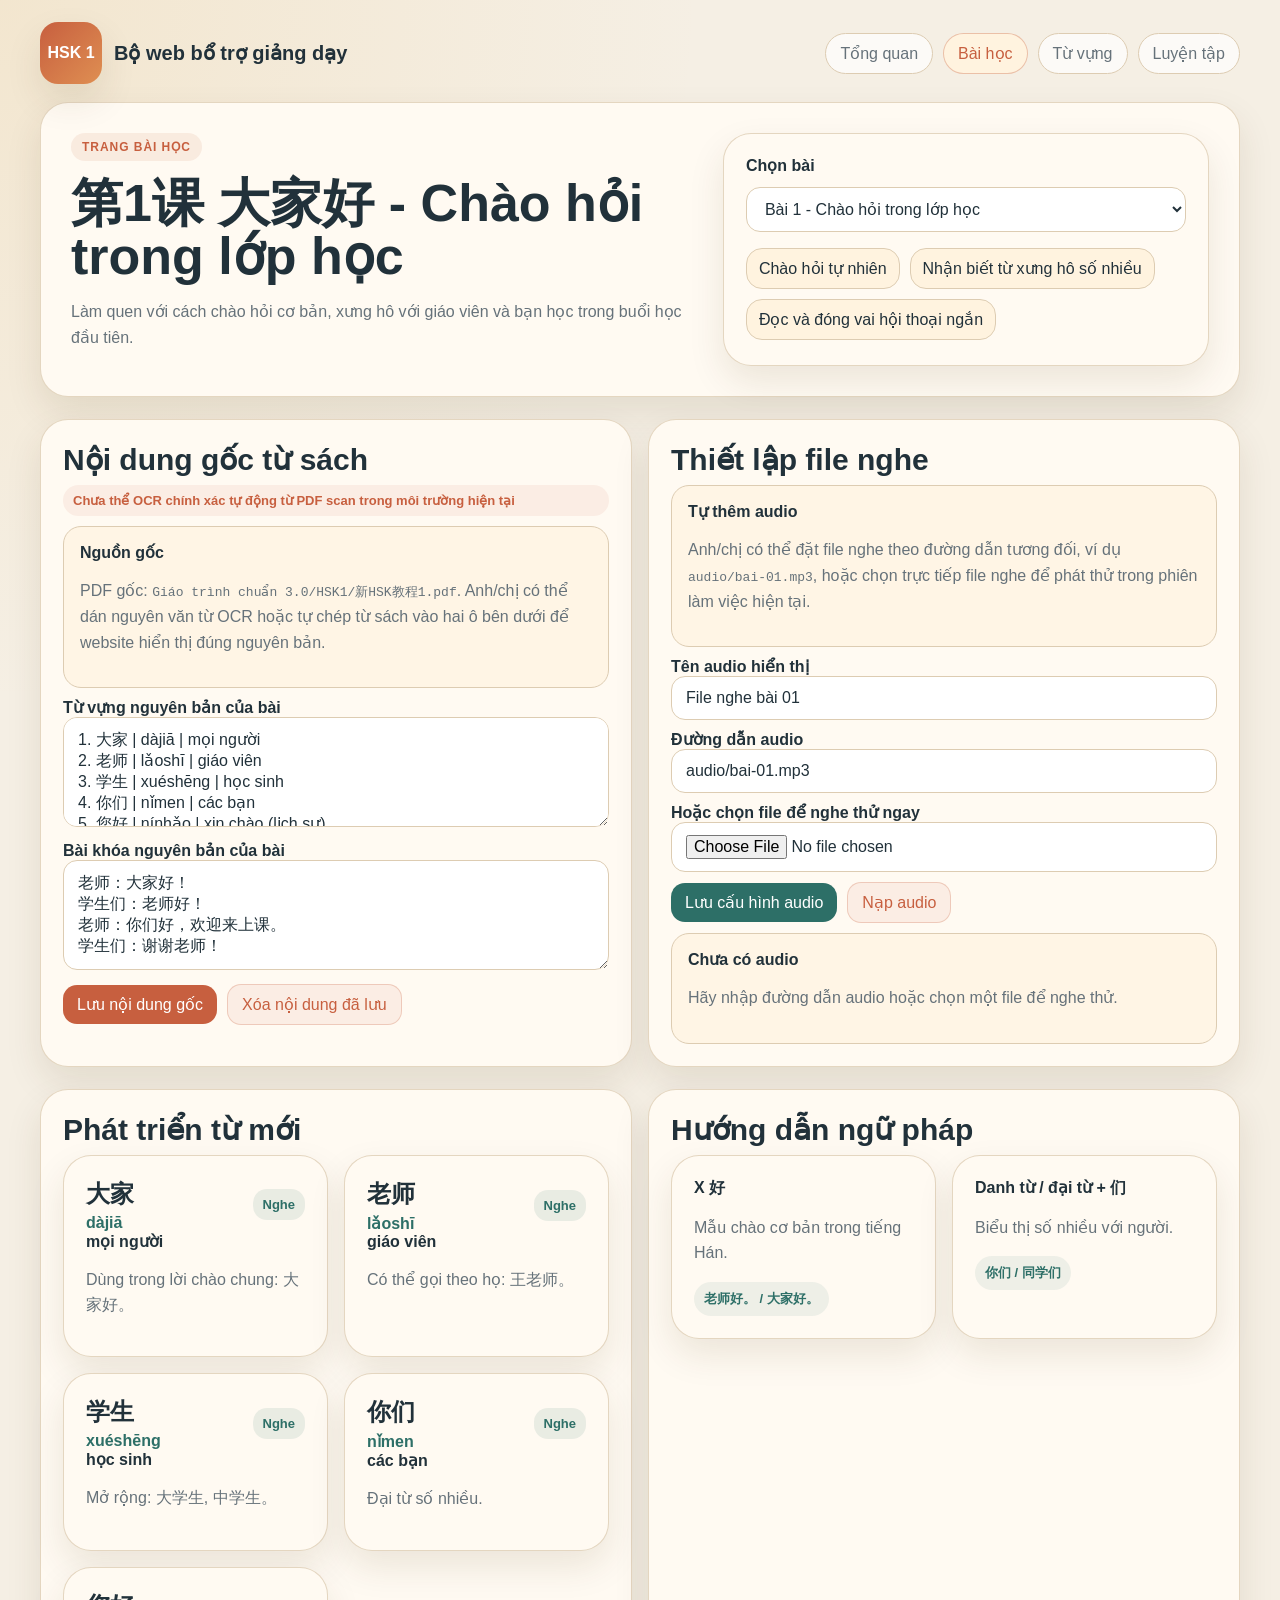
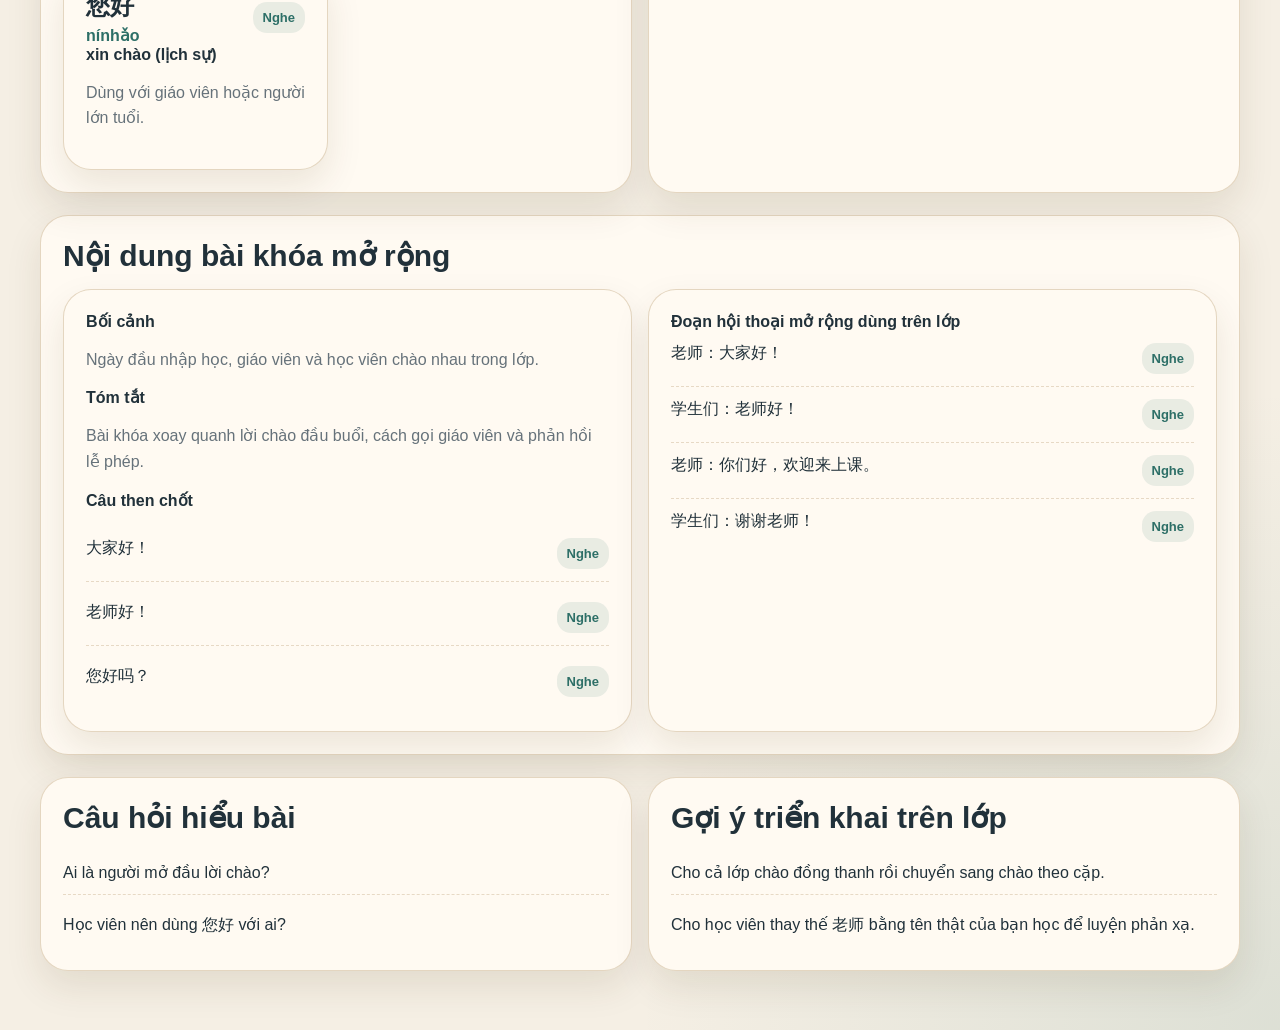
<file: bai-hoc.html>
<!DOCTYPE html>
<html lang="vi">
<head>
  <meta charset="UTF-8">
  <meta name="viewport" content="width=device-width, initial-scale=1.0">
  <title>HSK 1 - Bài học</title>
  <link rel="stylesheet" href="styles.css">
</head>
<body>
  <div class="page">
    <div id="nav"></div>
    <section class="hero">
      <div class="hero-grid">
        <div>
          <span class="eyebrow">Trang bài học</span>
          <h1 id="lessonTitle"></h1>
          <p class="lead" id="lessonSummary"></p>
        </div>
        <div class="panel sticky-top">
          <div class="toolbar">
            <label for="lessonSelect"><strong>Chọn bài</strong></label>
            <select id="lessonSelect"></select>
          </div>
          <ul class="pill-list" id="goalList"></ul>
        </div>
      </div>
    </section>

    <section class="section grid-2">
      <div class="panel">
        <h2>Nội dung gốc từ sách</h2>
        <div class="compact-grid">
          <div class="source-status">Chưa thể OCR chính xác tự động từ PDF scan trong môi trường hiện tại</div>
          <div class="source-box">
            <strong>Nguồn gốc</strong>
            <p class="muted">PDF gốc: <code>Giáo trình chuẩn 3.0/HSK1/新HSK教程1.pdf</code>. Anh/chị có thể dán nguyên văn từ OCR hoặc tự chép từ sách vào hai ô bên dưới để website hiển thị đúng nguyên bản.</p>
          </div>
          <div>
            <label for="originalVocab"><strong>Từ vựng nguyên bản của bài</strong></label>
            <textarea id="originalVocab" placeholder="Dán đầy đủ danh sách từ vựng nguyên bản từ sách/PDF vào đây..."></textarea>
          </div>
          <div>
            <label for="originalText"><strong>Bài khóa nguyên bản của bài</strong></label>
            <textarea id="originalText" placeholder="Dán nguyên văn bài khóa từ sách/PDF vào đây..."></textarea>
          </div>
          <div class="source-actions">
            <button class="button" id="saveOriginal">Lưu nội dung gốc</button>
            <button class="button ghost" id="resetOriginal">Xóa nội dung đã lưu</button>
            <span class="muted" id="originalSavedHint"></span>
          </div>
        </div>
      </div>
      <div class="panel">
        <h2>Thiết lập file nghe</h2>
        <div class="compact-grid">
          <div class="source-box">
            <strong>Tự thêm audio</strong>
            <p class="muted">Anh/chị có thể đặt file nghe theo đường dẫn tương đối, ví dụ <code>audio/bai-01.mp3</code>, hoặc chọn trực tiếp file nghe để phát thử trong phiên làm việc hiện tại.</p>
          </div>
          <div>
            <label for="audioTitle"><strong>Tên audio hiển thị</strong></label>
            <input id="audioTitle" placeholder="Ví dụ: File nghe bài 01">
          </div>
          <div>
            <label for="audioPath"><strong>Đường dẫn audio</strong></label>
            <input id="audioPath" placeholder="Ví dụ: audio/bai-01.mp3 hoặc file:///.../bai-01.mp3">
          </div>
          <div>
            <label for="audioFile"><strong>Hoặc chọn file để nghe thử ngay</strong></label>
            <input id="audioFile" type="file" accept="audio/*">
          </div>
          <div class="audio-actions">
            <button class="button secondary" id="saveAudio">Lưu cấu hình audio</button>
            <button class="button ghost" id="loadAudio">Nạp audio</button>
          </div>
          <div id="audioPanel"></div>
        </div>
      </div>
    </section>

    <section class="section grid-2">
      <div class="panel">
        <h2>Phát triển từ mới</h2>
        <div class="cards" id="vocabGrid"></div>
      </div>
      <div class="panel">
        <h2>Hướng dẫn ngữ pháp</h2>
        <div class="cards" id="grammarGrid"></div>
      </div>
    </section>

    <section class="section panel">
      <h2>Nội dung bài khóa mở rộng</h2>
      <div class="grid-2" style="margin-top:16px">
        <div class="card">
          <strong>Bối cảnh</strong>
          <p class="muted" id="textScene"></p>
          <strong>Tóm tắt</strong>
          <p class="muted" id="textSummary"></p>
          <strong>Câu then chốt</strong>
          <ul class="line-list" id="keyLines"></ul>
        </div>
        <div class="card">
          <strong>Đoạn hội thoại mở rộng dùng trên lớp</strong>
          <div id="dialogueList"></div>
        </div>
      </div>
    </section>

    <section class="section grid-2">
      <div class="panel">
        <h2>Câu hỏi hiểu bài</h2>
        <ul class="line-list" id="questionList"></ul>
      </div>
      <div class="panel">
        <h2>Gợi ý triển khai trên lớp</h2>
        <ul class="line-list" id="teachingIdeas"></ul>
      </div>
    </section>
    <div class="footer-space"></div>
  </div>

  <script src="data.js"></script>
  <script src="common.js"></script>
  <script>
    const {
      buildNav,
      buildLessonOptions,
      getLesson,
      speakButton,
      bindSpeech,
      getStoredOriginal,
      saveStoredOriginal,
      resetStoredOriginal,
      getAudioConfig,
      saveAudioConfig
    } = window.HSK1_COMMON;
    document.getElementById("nav").innerHTML = buildNav("lesson");

    const params = new URLSearchParams(window.location.search);
    const lessonSelect = document.getElementById("lessonSelect");
    let lesson = getLesson(params.get("lesson") || 1);
    lessonSelect.innerHTML = buildLessonOptions(lesson.id);
    let temporaryAudioUrl = "";

    function fallbackVocabText() {
      return lesson.vocab.map((item, index) => `${index + 1}. ${item.hanzi} | ${item.pinyin} | ${item.meaning}`).join("\n");
    }

    function fallbackTextBlock() {
      return lesson.text.dialogue.join("\n");
    }

    function renderAudioPanel(source = "") {
      const saved = getAudioConfig(lesson.id);
      const path = source || temporaryAudioUrl || saved.path;
      const title = saved.title || `File nghe bài ${String(lesson.id).padStart(2, "0")}`;
      const panel = document.getElementById("audioPanel");
      panel.innerHTML = path ? `
        <div class="source-box">
          <strong>${title}</strong>
          <div class="muted">${path}</div>
          <audio class="audio-player" controls preload="none" src="${path}"></audio>
        </div>
      ` : `
        <div class="source-box">
          <strong>Chưa có audio</strong>
          <p class="muted">Hãy nhập đường dẫn audio hoặc chọn một file để nghe thử.</p>
        </div>
      `;
    }

    function render() {
      lesson = getLesson(lessonSelect.value);
      document.title = `HSK 1 - ${lesson.title}`;
      document.getElementById("lessonTitle").textContent = `${lesson.title} - ${lesson.subtitle}`;
      document.getElementById("lessonSummary").textContent = lesson.summary;
      document.getElementById("goalList").innerHTML = lesson.goals.map((goal) => `<li>${goal}</li>`).join("");
      const original = getStoredOriginal(lesson.id);
      const audio = getAudioConfig(lesson.id);
      document.getElementById("originalVocab").value = original.vocab || fallbackVocabText();
      document.getElementById("originalText").value = original.text || fallbackTextBlock();
      document.getElementById("audioTitle").value = audio.title || `File nghe bài ${String(lesson.id).padStart(2, "0")}`;
      document.getElementById("audioPath").value = audio.path || `audio/bai-${String(lesson.id).padStart(2, "0")}.mp3`;
      document.getElementById("originalSavedHint").textContent = "";
      temporaryAudioUrl = "";
      document.getElementById("audioFile").value = "";
      renderAudioPanel();

      document.getElementById("vocabGrid").innerHTML = lesson.vocab.map((item) => `
        <article class="card">
          <div class="exercise-title">
            <div>
              <div class="hanzi">${item.hanzi}</div>
              <div class="pinyin">${item.pinyin}</div>
            </div>
            ${speakButton(item.hanzi, true)}
          </div>
          <strong>${item.meaning}</strong>
          <p class="muted">${item.note}</p>
        </article>
      `).join("");

      document.getElementById("grammarGrid").innerHTML = lesson.grammar.map((item) => `
        <article class="card">
          <strong>${item.pattern}</strong>
          <p class="muted">${item.explanation}</p>
          <div class="badge">${item.examples.join(" / ")}</div>
        </article>
      `).join("");

      document.getElementById("textScene").textContent = lesson.text.scene;
      document.getElementById("textSummary").textContent = lesson.text.summary;
      document.getElementById("keyLines").innerHTML = lesson.text.keyLines.map((line) => `
        <li class="line">
          <span>${line}</span>
          ${speakButton(line, true)}
        </li>
      `).join("");
      document.getElementById("dialogueList").innerHTML = lesson.text.dialogue.map((line) => `
        <div class="line">
          <span>${line}</span>
          ${speakButton(line.replace(/^[A-ZＡ-Ｚa-z：]+/, "").trim(), true)}
        </div>
      `).join("");
      document.getElementById("questionList").innerHTML = lesson.text.questions.map((item) => `<li class="line"><span>${item}</span></li>`).join("");
      document.getElementById("teachingIdeas").innerHTML = lesson.text.teachingIdeas.map((item) => `<li class="line"><span>${item}</span></li>`).join("");

      const nextUrl = new URL(window.location.href);
      nextUrl.searchParams.set("lesson", lesson.id);
      window.history.replaceState({}, "", nextUrl);
      bindSpeech(document);
    }

    document.getElementById("saveOriginal").addEventListener("click", () => {
      saveStoredOriginal(lesson.id, {
        vocab: document.getElementById("originalVocab").value.trim(),
        text: document.getElementById("originalText").value.trim()
      });
      document.getElementById("originalSavedHint").textContent = "Đã lưu nội dung gốc cho bài này trên trình duyệt hiện tại.";
    });

    document.getElementById("resetOriginal").addEventListener("click", () => {
      resetStoredOriginal(lesson.id);
      document.getElementById("originalVocab").value = fallbackVocabText();
      document.getElementById("originalText").value = fallbackTextBlock();
      document.getElementById("originalSavedHint").textContent = "Đã xóa nội dung đã lưu, quay về bản hiển thị hiện tại của website.";
    });

    document.getElementById("saveAudio").addEventListener("click", () => {
      saveAudioConfig(lesson.id, {
        title: document.getElementById("audioTitle").value.trim(),
        path: document.getElementById("audioPath").value.trim()
      });
      renderAudioPanel();
    });

    document.getElementById("loadAudio").addEventListener("click", () => {
      renderAudioPanel(document.getElementById("audioPath").value.trim());
    });

    document.getElementById("audioFile").addEventListener("change", (event) => {
      const file = event.target.files[0];
      if (!file) return;
      temporaryAudioUrl = URL.createObjectURL(file);
      renderAudioPanel(temporaryAudioUrl);
    });

    lessonSelect.addEventListener("change", render);
    render();
  </script>
</body>
</html>
</file>
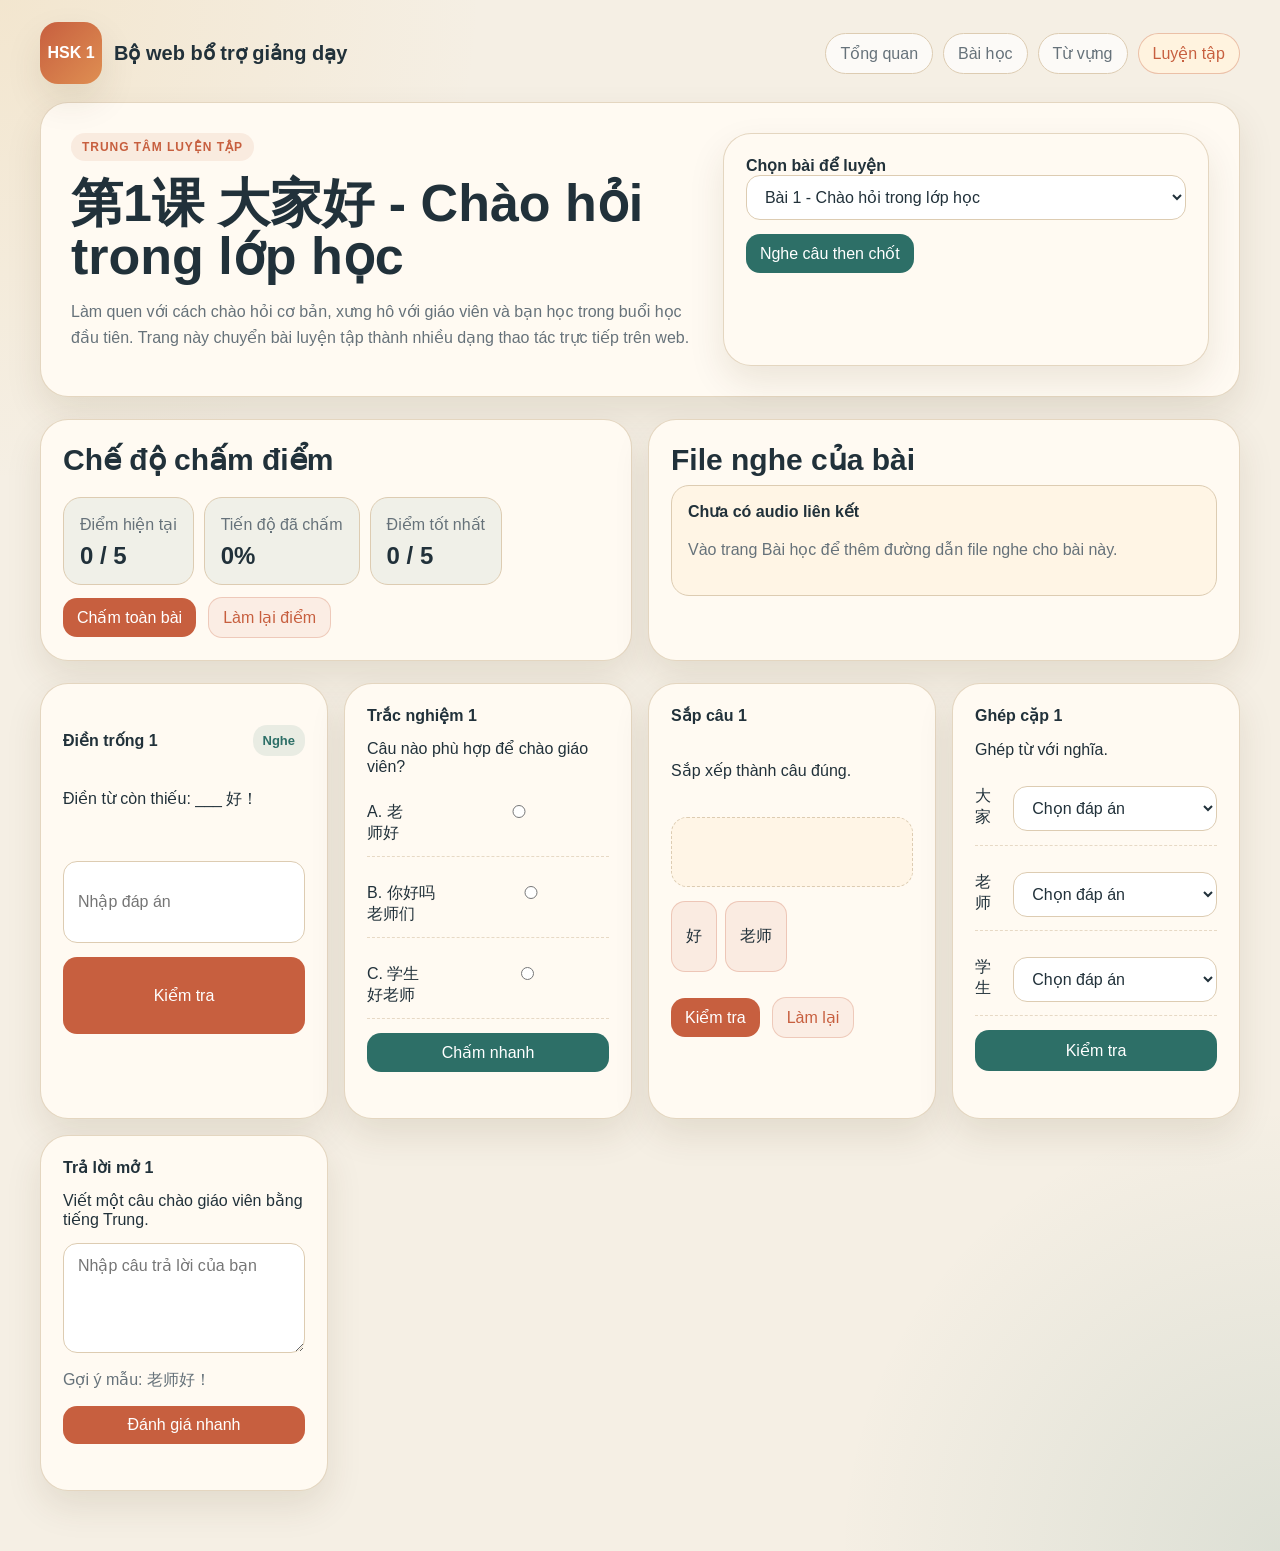
<file: luyen-tap.html>
<!DOCTYPE html>
<html lang="vi">
<head>
  <meta charset="UTF-8">
  <meta name="viewport" content="width=device-width, initial-scale=1.0">
  <title>HSK 1 - Luyện tập</title>
  <link rel="stylesheet" href="styles.css">
</head>
<body>
  <div class="page">
    <div id="nav"></div>
    <section class="hero">
      <div class="hero-grid">
        <div>
          <span class="eyebrow">Trung tâm luyện tập</span>
          <h1 id="practiceTitle"></h1>
          <p class="lead" id="practiceSummary"></p>
        </div>
        <div class="panel sticky-top">
          <label for="lessonSelect"><strong>Chọn bài để luyện</strong></label>
          <select id="lessonSelect"></select>
          <div class="toolbar" style="margin-top:14px">
            <button class="button secondary" id="playAll">Nghe câu then chốt</button>
          </div>
        </div>
      </div>
    </section>

    <section class="section grid-2">
      <div class="panel scoreboard">
        <h2>Chế độ chấm điểm</h2>
        <div class="score-strip">
          <div class="score-metric">
            <span class="muted">Điểm hiện tại</span>
            <strong id="scoreNow">0 / 0</strong>
          </div>
          <div class="score-metric">
            <span class="muted">Tiến độ đã chấm</span>
            <strong id="scoreProgress">0%</strong>
          </div>
          <div class="score-metric">
            <span class="muted">Điểm tốt nhất</span>
            <strong id="scoreBest">Chưa có</strong>
          </div>
        </div>
        <div class="toolbar">
          <button class="button" id="gradeAll">Chấm toàn bài</button>
          <button class="button ghost" id="resetScore">Làm lại điểm</button>
        </div>
      </div>
      <div class="panel">
        <h2>File nghe của bài</h2>
        <div id="practiceAudioPanel"></div>
      </div>
    </section>

    <section class="section cards" id="practiceRoot"></section>
    <div class="footer-space"></div>
  </div>

  <script src="data.js"></script>
  <script src="common.js"></script>
  <script>
    const {
      buildNav,
      buildLessonOptions,
      getLesson,
      normalize,
      shuffle,
      speakButton,
      bindSpeech,
      speak,
      getAudioConfig,
      getBestScore,
      saveBestScore
    } = window.HSK1_COMMON;
    document.getElementById("nav").innerHTML = buildNav("practice");

    const params = new URLSearchParams(window.location.search);
    const lessonSelect = document.getElementById("lessonSelect");
    let lesson = getLesson(params.get("lesson") || 1);
    lessonSelect.innerHTML = buildLessonOptions(lesson.id);
    let scoreState = {};

    function totalExerciseCount() {
      return lesson.exercises.fill.length
        + lesson.exercises.mcq.length
        + lesson.exercises.reorder.length
        + lesson.exercises.matching.length
        + lesson.exercises.short.length;
    }

    function scoreKey(type, index) {
      return `${type}-${index}`;
    }

    function updateScoreboard() {
      const total = totalExerciseCount();
      const values = Object.values(scoreState);
      const attempted = values.filter((value) => value !== null).length;
      const points = values.filter(Boolean).length;
      document.getElementById("scoreNow").textContent = `${points} / ${total}`;
      document.getElementById("scoreProgress").textContent = `${total ? Math.round((attempted / total) * 100) : 0}%`;
      saveBestScore(lesson.id, { points, total });
      const best = getBestScore(lesson.id);
      document.getElementById("scoreBest").textContent = best ? `${best.points} / ${best.total}` : "Chưa có";
    }

    function setScore(type, index, isCorrect) {
      scoreState[scoreKey(type, index)] = Boolean(isCorrect);
      updateScoreboard();
    }

    function resetScoreState() {
      scoreState = {};
      lesson.exercises.fill.forEach((_, index) => { scoreState[scoreKey("fill", index)] = null; });
      lesson.exercises.mcq.forEach((_, index) => { scoreState[scoreKey("mcq", index)] = null; });
      lesson.exercises.reorder.forEach((_, index) => { scoreState[scoreKey("reorder", index)] = null; });
      lesson.exercises.matching.forEach((_, index) => { scoreState[scoreKey("matching", index)] = null; });
      lesson.exercises.short.forEach((_, index) => { scoreState[scoreKey("short", index)] = null; });
      updateScoreboard();
    }

    function renderAudioPanel() {
      const audio = getAudioConfig(lesson.id);
      const panel = document.getElementById("practiceAudioPanel");
      panel.innerHTML = audio.path ? `
        <div class="source-box">
          <strong>${audio.title || `File nghe bài ${String(lesson.id).padStart(2, "0")}`}</strong>
          <div class="muted">${audio.path}</div>
          <audio class="audio-player" controls preload="none" src="${audio.path}"></audio>
        </div>
      ` : `
        <div class="source-box">
          <strong>Chưa có audio liên kết</strong>
          <p class="muted">Vào trang Bài học để thêm đường dẫn file nghe cho bài này.</p>
        </div>
      `;
    }

    function renderFill(item, index) {
      return `
        <article class="card practice-block">
          <div class="exercise-title">
            <strong>Điền trống ${index + 1}</strong>
            ${speakButton(item.answer, true)}
          </div>
          <div>${item.prompt}</div>
          <input id="fill-${index}" placeholder="Nhập đáp án">
          <button class="button" data-action="check-fill" data-index="${index}">Kiểm tra</button>
          <div class="feedback" id="fill-feedback-${index}"></div>
        </article>
      `;
    }

    function renderMcq(item, index) {
      return `
        <article class="card practice-block">
          <strong>Trắc nghiệm ${index + 1}</strong>
          <div>${item.question}</div>
          ${item.choices.map((choice, choiceIndex) => `
            <label class="line">
              <span>${String.fromCharCode(65 + choiceIndex)}. ${choice}</span>
              <input type="radio" name="mcq-${index}" value="${choiceIndex}">
            </label>
          `).join("")}
          <button class="button secondary" data-action="check-mcq" data-index="${index}">Chấm nhanh</button>
          <div class="feedback" id="mcq-feedback-${index}"></div>
        </article>
      `;
    }

    function renderReorder(item, index) {
      const mixed = shuffle(item.tokens);
      return `
        <article class="card practice-block">
          <strong>Sắp câu ${index + 1}</strong>
          <div>${item.prompt}</div>
          <div class="dropzone" id="drop-${index}"></div>
          <div class="token-bank" id="bank-${index}">
            ${mixed.map((token) => `<button class="token" type="button">${token}</button>`).join("")}
          </div>
          <div class="toolbar">
            <button class="button" data-action="check-order" data-index="${index}">Kiểm tra</button>
            <button class="button ghost" data-action="reset-order" data-index="${index}">Làm lại</button>
          </div>
          <div class="feedback" id="order-feedback-${index}"></div>
        </article>
      `;
    }

    function renderMatching(item, index) {
      const rights = shuffle(item.pairs.map((pair) => pair.right));
      return `
        <article class="card practice-block">
          <strong>Ghép cặp ${index + 1}</strong>
          <div>${item.prompt}</div>
          ${item.pairs.map((pair, pairIndex) => `
            <div class="line">
              <span>${pair.left}</span>
              <select id="match-${index}-${pairIndex}">
                <option value="">Chọn đáp án</option>
                ${rights.map((right) => `<option value="${right}">${right}</option>`).join("")}
              </select>
            </div>
          `).join("")}
          <button class="button secondary" data-action="check-match" data-index="${index}">Kiểm tra</button>
          <div class="feedback" id="match-feedback-${index}"></div>
        </article>
      `;
    }

    function renderShort(item, index) {
      return `
        <article class="card practice-block">
          <strong>Trả lời mở ${index + 1}</strong>
          <div>${item.prompt}</div>
          <textarea id="short-${index}" placeholder="Nhập câu trả lời của bạn"></textarea>
          <div class="tip">Gợi ý mẫu: ${item.sample}</div>
          <button class="button" data-action="check-short" data-index="${index}">Đánh giá nhanh</button>
          <div class="feedback" id="short-feedback-${index}"></div>
        </article>
      `;
    }

    function bindTokens() {
      document.querySelectorAll(".token").forEach((token) => {
        token.addEventListener("click", () => {
          const parent = token.parentElement;
          if (parent.classList.contains("token-bank")) {
            parent.previousElementSibling.appendChild(token);
          } else {
            parent.nextElementSibling.appendChild(token);
          }
        });
      });
    }

    function render() {
      lesson = getLesson(lessonSelect.value);
      document.getElementById("practiceTitle").textContent = `${lesson.title} - ${lesson.subtitle}`;
      document.getElementById("practiceSummary").textContent = `${lesson.summary} Trang này chuyển bài luyện tập thành nhiều dạng thao tác trực tiếp trên web.`;
      const root = document.getElementById("practiceRoot");
      root.innerHTML = [
        ...lesson.exercises.fill.map(renderFill),
        ...lesson.exercises.mcq.map(renderMcq),
        ...lesson.exercises.reorder.map(renderReorder),
        ...lesson.exercises.matching.map(renderMatching),
        ...lesson.exercises.short.map(renderShort)
      ].join("");

      const nextUrl = new URL(window.location.href);
      nextUrl.searchParams.set("lesson", lesson.id);
      window.history.replaceState({}, "", nextUrl);
      resetScoreState();
      renderAudioPanel();
      bindTokens();
      bindSpeech(document);
    }

    document.addEventListener("click", (event) => {
      const action = event.target.dataset.action;
      const index = Number(event.target.dataset.index);
      if (!action && event.target.id !== "playAll") return;

      if (event.target.id === "playAll") {
        speak(lesson.text.keyLines.join("。"));
        return;
      }

      if (action === "check-fill") {
        const item = lesson.exercises.fill[index];
        const value = document.getElementById(`fill-${index}`).value;
        const ok = normalize(value) === normalize(item.answer);
        const el = document.getElementById(`fill-feedback-${index}`);
        el.className = `feedback ${ok ? "ok" : "bad"}`;
        el.textContent = ok ? "Đúng rồi." : `Chưa đúng. Đáp án: ${item.answer}`;
        setScore("fill", index, ok);
      }

      if (action === "check-mcq") {
        const item = lesson.exercises.mcq[index];
        const selected = document.querySelector(`input[name="mcq-${index}"]:checked`);
        const ok = selected && Number(selected.value) === item.answer;
        const el = document.getElementById(`mcq-feedback-${index}`);
        el.className = `feedback ${ok ? "ok" : "bad"}`;
        el.textContent = ok ? "Chính xác." : `Chưa đúng. Đáp án đúng là ${String.fromCharCode(65 + item.answer)}.`;
        setScore("mcq", index, ok);
      }

      if (action === "check-order") {
        const item = lesson.exercises.reorder[index];
        const user = [...document.querySelectorAll(`#drop-${index} .token`)].map((node) => node.textContent).join(" ");
        const ok = normalize(user) === normalize(item.answer);
        const el = document.getElementById(`order-feedback-${index}`);
        el.className = `feedback ${ok ? "ok" : "bad"}`;
        el.textContent = ok ? "Thứ tự chính xác." : `Chưa đúng. Đáp án: ${item.answer}`;
        setScore("reorder", index, ok);
      }

      if (action === "reset-order") {
        const item = lesson.exercises.reorder[index];
        const bank = document.getElementById(`bank-${index}`);
        const drop = document.getElementById(`drop-${index}`);
        bank.innerHTML = shuffle(item.tokens).map((token) => `<button class="token" type="button">${token}</button>`).join("");
        drop.innerHTML = "";
        document.getElementById(`order-feedback-${index}`).textContent = "";
        scoreState[scoreKey("reorder", index)] = null;
        updateScoreboard();
        bindTokens();
      }

      if (action === "check-match") {
        const item = lesson.exercises.matching[index];
        const ok = item.pairs.every((pair, pairIndex) => document.getElementById(`match-${index}-${pairIndex}`).value === pair.right);
        const el = document.getElementById(`match-feedback-${index}`);
        el.className = `feedback ${ok ? "ok" : "bad"}`;
        el.textContent = ok ? "Ghép đúng toàn bộ." : "Còn ít nhất một cặp chưa đúng.";
        setScore("matching", index, ok);
      }

      if (action === "check-short") {
        const item = lesson.exercises.short[index];
        const value = normalize(document.getElementById(`short-${index}`).value);
        const ok = item.keywords.some((keyword) => value.includes(normalize(keyword)));
        const el = document.getElementById(`short-feedback-${index}`);
        el.className = `feedback ${ok ? "ok" : "bad"}`;
        el.textContent = ok
          ? "Câu trả lời đã có điểm ngữ pháp hoặc từ khóa cần thiết."
          : `Nên bổ sung một trong các cụm: ${item.keywords.join(", ")}`;
        setScore("short", index, ok);
      }
    });

    document.getElementById("gradeAll").addEventListener("click", () => {
      lesson.exercises.fill.forEach((_, index) => document.querySelector(`[data-action="check-fill"][data-index="${index}"]`)?.click());
      lesson.exercises.mcq.forEach((_, index) => document.querySelector(`[data-action="check-mcq"][data-index="${index}"]`)?.click());
      lesson.exercises.reorder.forEach((_, index) => document.querySelector(`[data-action="check-order"][data-index="${index}"]`)?.click());
      lesson.exercises.matching.forEach((_, index) => document.querySelector(`[data-action="check-match"][data-index="${index}"]`)?.click());
      lesson.exercises.short.forEach((_, index) => document.querySelector(`[data-action="check-short"][data-index="${index}"]`)?.click());
    });

    document.getElementById("resetScore").addEventListener("click", () => {
      resetScoreState();
      document.querySelectorAll(".feedback").forEach((node) => {
        node.textContent = "";
        node.className = "feedback";
      });
    });

    lessonSelect.addEventListener("change", render);
    lessonSelect.value = lesson.id;
    render();
  </script>
</body>
</html>
</file>
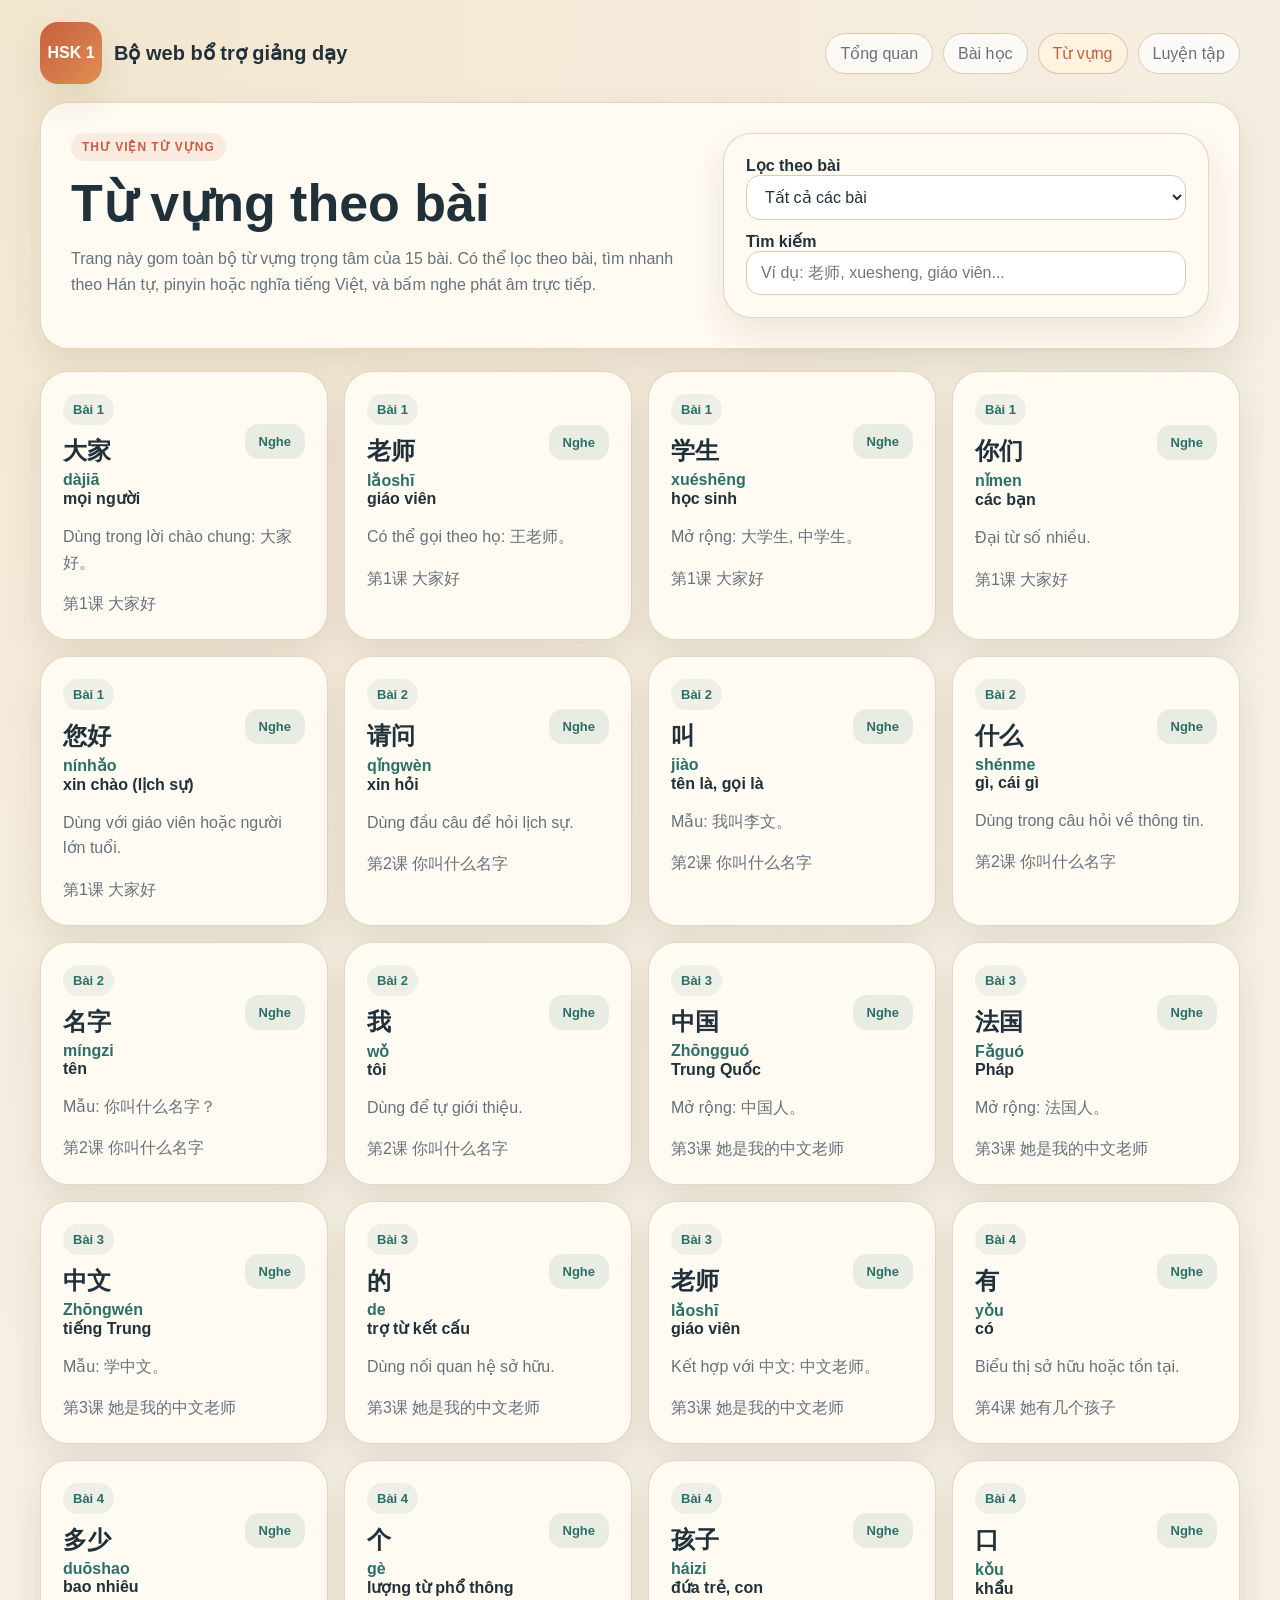
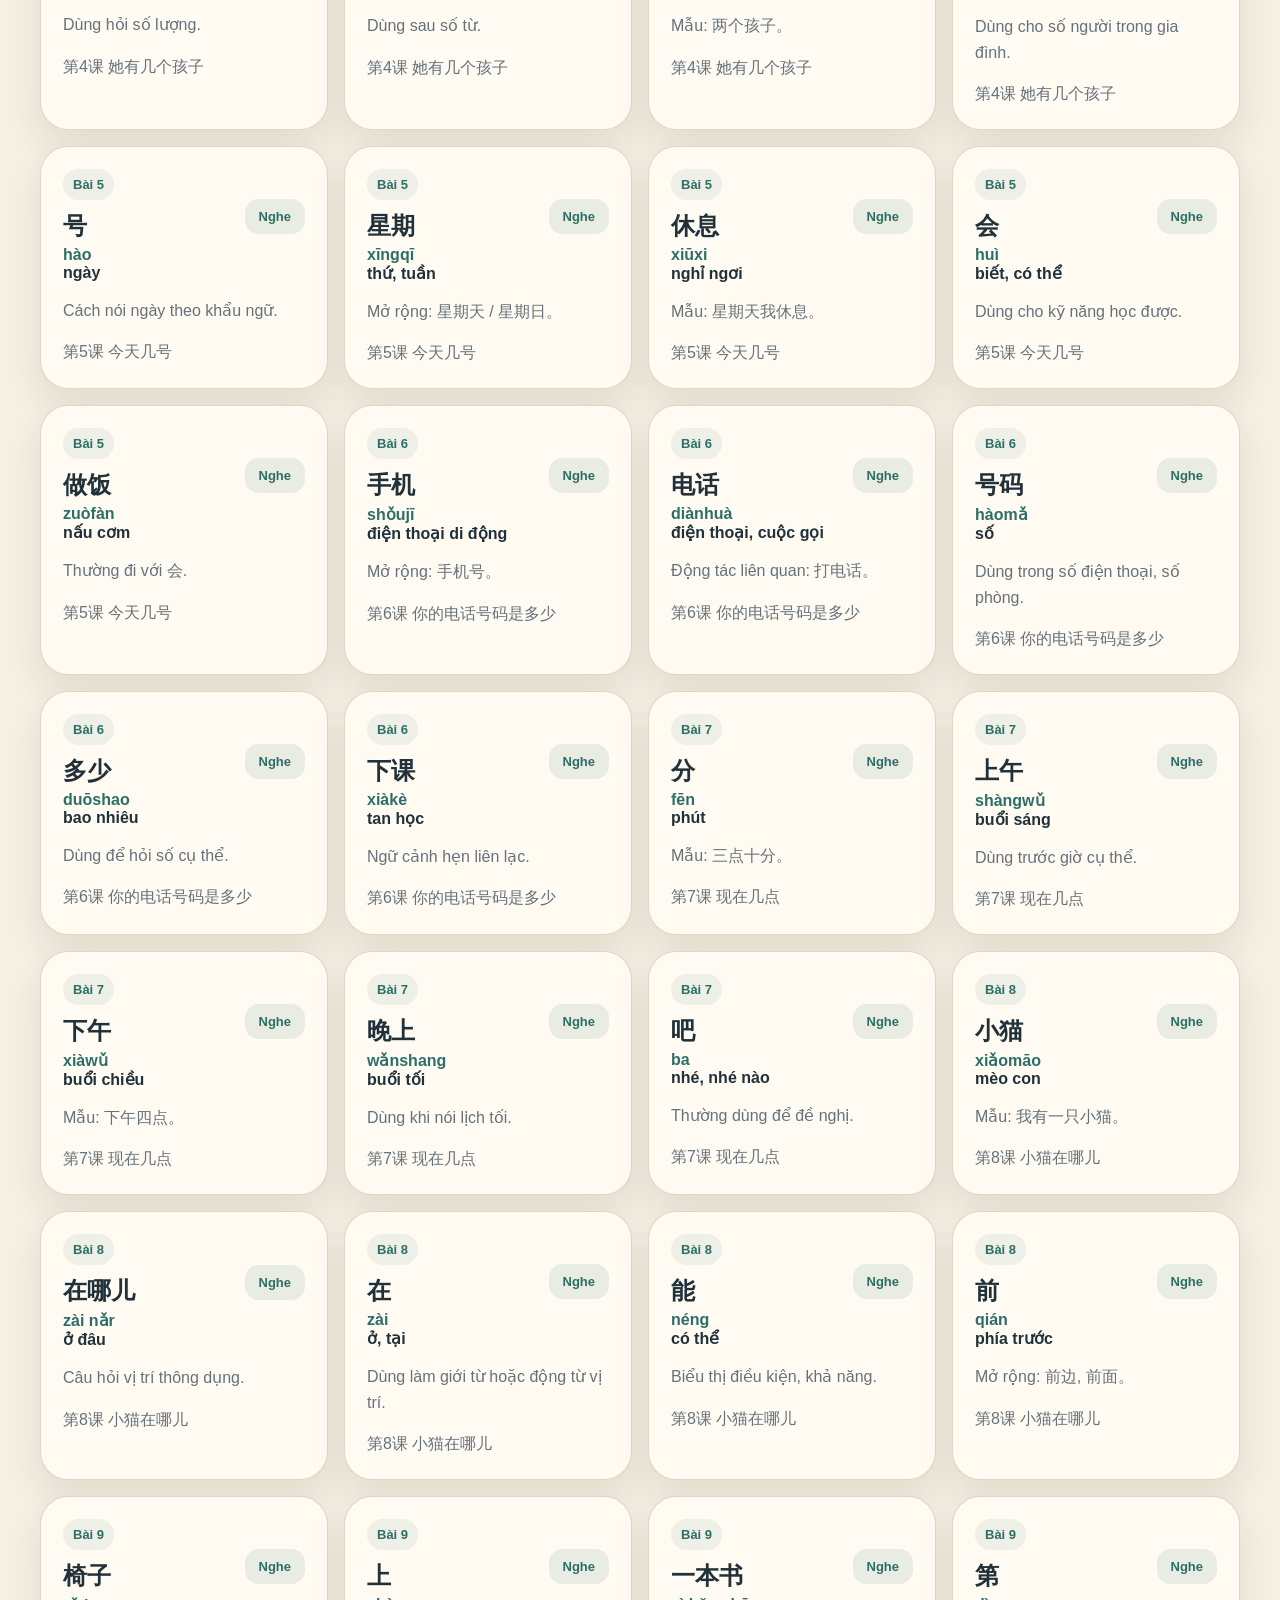
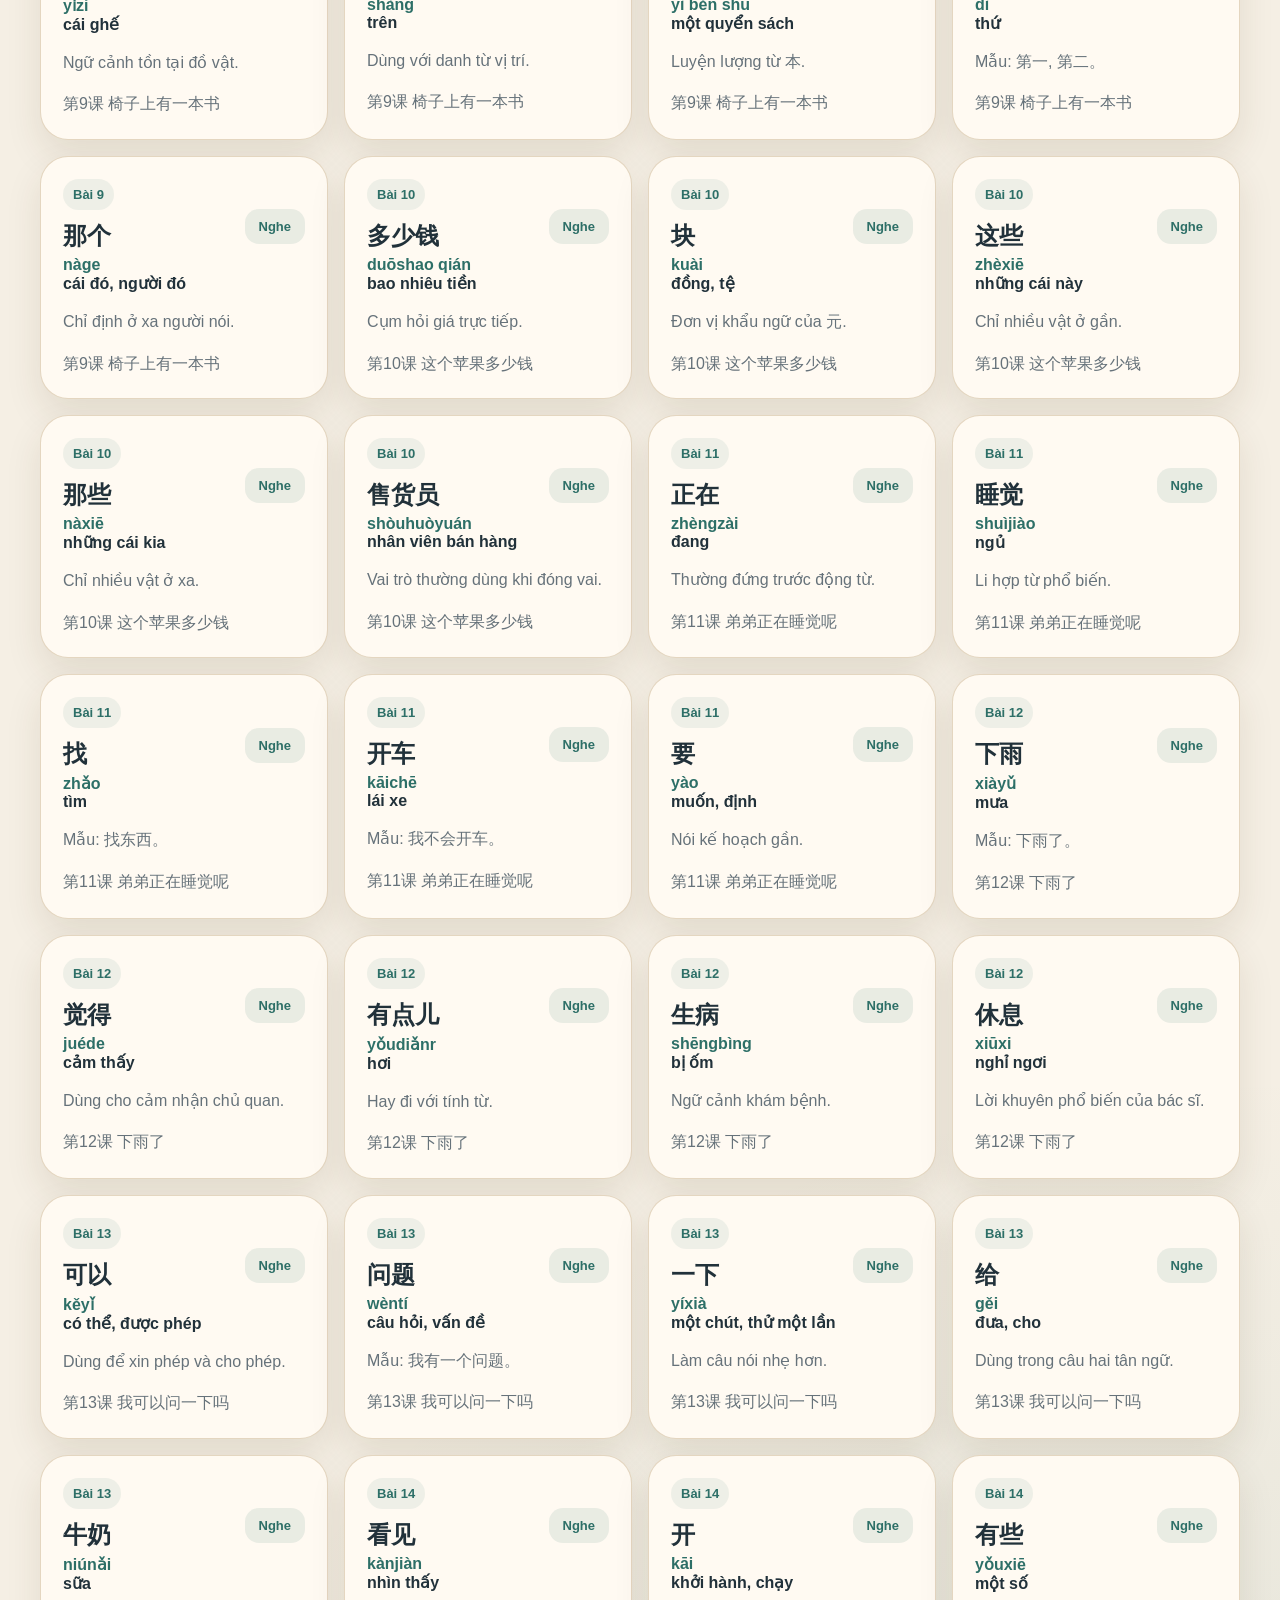
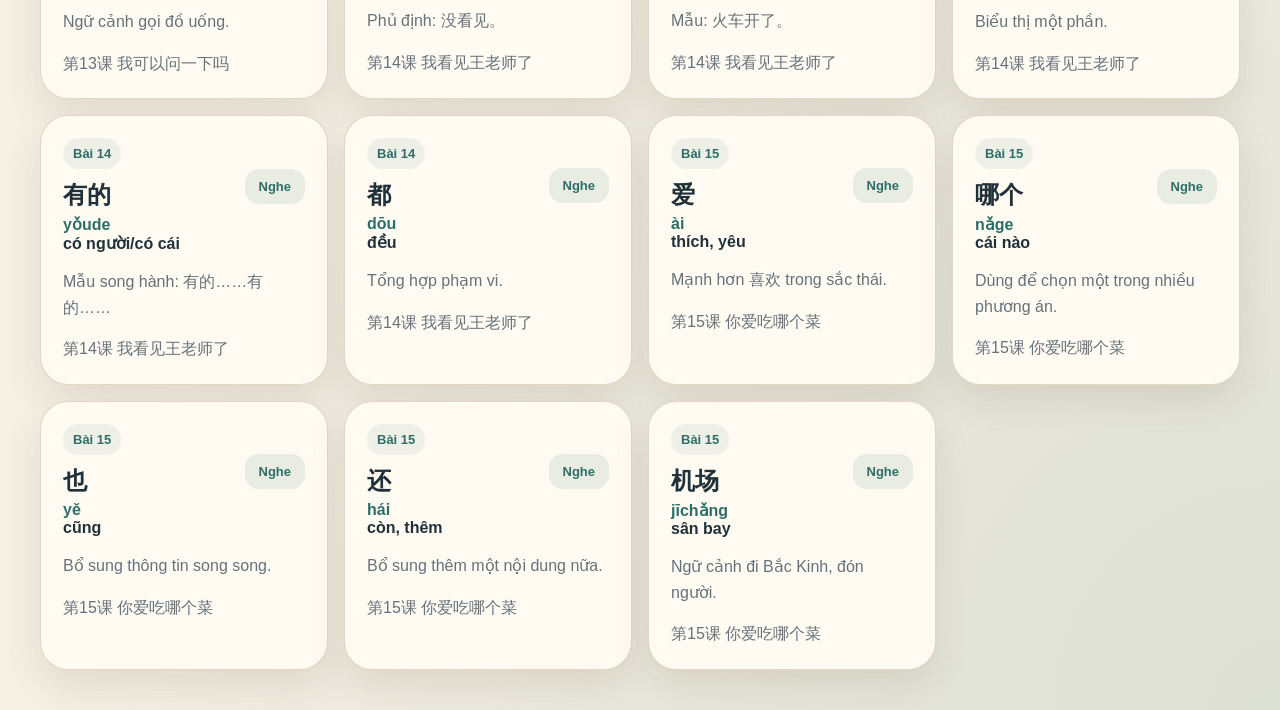
<file: tu-vung.html>
<!DOCTYPE html>
<html lang="vi">
<head>
  <meta charset="UTF-8">
  <meta name="viewport" content="width=device-width, initial-scale=1.0">
  <title>HSK 1 - Từ vựng</title>
  <link rel="stylesheet" href="styles.css">
</head>
<body>
  <div class="page">
    <div id="nav"></div>
    <section class="hero">
      <div class="hero-grid">
        <div>
          <span class="eyebrow">Thư viện từ vựng</span>
          <h1>Từ vựng theo bài</h1>
          <p class="lead">Trang này gom toàn bộ từ vựng trọng tâm của 15 bài. Có thể lọc theo bài, tìm nhanh theo Hán tự, pinyin hoặc nghĩa tiếng Việt, và bấm nghe phát âm trực tiếp.</p>
        </div>
        <div class="panel">
          <div class="toolbar" style="margin-bottom:12px">
            <div style="flex:1">
              <label for="lessonFilter"><strong>Lọc theo bài</strong></label>
              <select id="lessonFilter"></select>
            </div>
          </div>
          <div>
            <label for="searchInput"><strong>Tìm kiếm</strong></label>
            <input id="searchInput" placeholder="Ví dụ: 老师, xuesheng, giáo viên...">
          </div>
        </div>
      </div>
    </section>

    <section class="section">
      <div class="cards" id="vocabLibrary"></div>
    </section>
  </div>

  <script src="data.js"></script>
  <script src="common.js"></script>
  <script>
    const { lessons, buildNav, speakButton, bindSpeech } = window.HSK1_COMMON;
    document.getElementById("nav").innerHTML = buildNav("vocab");

    const lessonFilter = document.getElementById("lessonFilter");
    const searchInput = document.getElementById("searchInput");
    const vocabLibrary = document.getElementById("vocabLibrary");

    lessonFilter.innerHTML = `<option value="all">Tất cả các bài</option>` + lessons.map((lesson) => `
      <option value="${lesson.id}">Bài ${lesson.id} - ${lesson.subtitle}</option>
    `).join("");

    function render() {
      const keyword = searchInput.value.toLowerCase().trim();
      const lessonId = lessonFilter.value;
      const items = lessons.flatMap((lesson) => lesson.vocab.map((word) => ({ ...word, lessonId: lesson.id, lessonTitle: lesson.title })));
      const filtered = items.filter((item) => {
        const inLesson = lessonId === "all" || Number(lessonId) === item.lessonId;
        const haystack = `${item.hanzi} ${item.pinyin} ${item.meaning} ${item.note}`.toLowerCase();
        return inLesson && haystack.includes(keyword);
      });

      vocabLibrary.innerHTML = filtered.map((item) => `
        <article class="card">
          <div class="exercise-title">
            <div>
              <span class="badge">Bài ${item.lessonId}</span>
              <div class="hanzi" style="margin-top:10px">${item.hanzi}</div>
              <div class="pinyin">${item.pinyin}</div>
            </div>
            ${speakButton(item.hanzi)}
          </div>
          <strong>${item.meaning}</strong>
          <p class="muted">${item.note}</p>
          <div class="tip">${item.lessonTitle}</div>
        </article>
      `).join("") || `<div class="panel"><p class="muted">Không tìm thấy mục từ phù hợp.</p></div>`;

      bindSpeech(document);
    }

    lessonFilter.addEventListener("change", render);
    searchInput.addEventListener("input", render);
    render();
  </script>
</body>
</html>
</file>
<file: styles.css>
:root {
  --bg: #f5efe4;
  --paper: #fffaf2;
  --paper-2: #fff3df;
  --line: #ddccb2;
  --ink: #21313a;
  --muted: #66727a;
  --accent: #c75f3f;
  --teal: #2d6f67;
  --gold: #e5af4f;
  --ok: #2e7d4d;
  --bad: #b64545;
  --shadow: 0 16px 36px rgba(71, 45, 12, 0.1);
}

* {
  box-sizing: border-box;
}

html {
  scroll-behavior: smooth;
}

body {
  margin: 0;
  color: var(--ink);
  font-family: "Avenir Next", "Segoe UI", sans-serif;
  background:
    radial-gradient(circle at top left, rgba(229, 175, 79, 0.14), transparent 24%),
    radial-gradient(circle at bottom right, rgba(45, 111, 103, 0.12), transparent 22%),
    var(--bg);
}

a {
  color: inherit;
  text-decoration: none;
}

.page {
  width: min(1200px, calc(100% - 32px));
  margin: 0 auto;
  padding-bottom: 40px;
}

.topbar {
  display: flex;
  align-items: center;
  justify-content: space-between;
  gap: 20px;
  padding: 22px 0 18px;
}

.brand {
  display: inline-flex;
  align-items: center;
  gap: 12px;
}

.brand-mark {
  display: inline-flex;
  align-items: center;
  justify-content: center;
  width: 62px;
  height: 62px;
  border-radius: 18px;
  font-weight: 800;
  color: white;
  background: linear-gradient(135deg, var(--accent), #df8f52);
  box-shadow: var(--shadow);
}

.brand-text {
  font-size: 20px;
  font-weight: 700;
}

.nav {
  display: flex;
  flex-wrap: wrap;
  gap: 10px;
}

.nav a {
  padding: 10px 14px;
  border-radius: 999px;
  background: rgba(255, 255, 255, 0.72);
  border: 1px solid var(--line);
  color: var(--muted);
}

.nav a.active {
  background: var(--paper-2);
  color: var(--accent);
  border-color: rgba(199, 95, 63, 0.35);
}

.hero,
.panel,
.card {
  background: var(--paper);
  border: 1px solid rgba(221, 204, 178, 0.78);
  border-radius: 28px;
  box-shadow: var(--shadow);
}

.hero {
  padding: 30px;
}

.hero-grid {
  display: grid;
  grid-template-columns: 1.3fr 1fr;
  gap: 20px;
}

.eyebrow {
  display: inline-block;
  padding: 7px 11px;
  border-radius: 999px;
  font-size: 12px;
  font-weight: 700;
  letter-spacing: 0.08em;
  text-transform: uppercase;
  color: var(--accent);
  background: rgba(199, 95, 63, 0.1);
}

h1,
h2,
h3 {
  margin: 0;
}

h1 {
  font-size: clamp(32px, 5vw, 52px);
  line-height: 1.02;
  margin-top: 16px;
}

h2 {
  font-size: 30px;
  margin-bottom: 8px;
}

h3 {
  font-size: 22px;
  margin-bottom: 8px;
}

p,
li,
label,
input,
textarea,
select,
button {
  font: inherit;
}

.lead,
.muted,
.meta,
.tip {
  color: var(--muted);
  line-height: 1.6;
}

.section {
  margin-top: 22px;
}

.grid-2,
.grid-3,
.cards,
.lesson-grid {
  display: grid;
  gap: 16px;
}

.grid-2 {
  grid-template-columns: repeat(2, minmax(0, 1fr));
}

.grid-3,
.cards,
.lesson-grid {
  grid-template-columns: repeat(auto-fit, minmax(240px, 1fr));
}

.card,
.panel {
  padding: 22px;
}

.pill-list,
.line-list,
.check-list {
  display: flex;
  flex-wrap: wrap;
  gap: 10px;
  padding: 0;
  margin: 16px 0 0;
  list-style: none;
}

.pill-list li {
  padding: 10px 12px;
  border-radius: 16px;
  background: var(--paper-2);
  border: 1px solid var(--line);
}

.line-list {
  display: grid;
  gap: 8px;
}

.line-list li,
.check-list li {
  list-style: none;
}

.line {
  display: flex;
  align-items: flex-start;
  justify-content: space-between;
  gap: 12px;
  padding: 12px 0;
  border-bottom: 1px dashed rgba(221, 204, 178, 0.7);
}

.line:last-child {
  border-bottom: 0;
}

.hanzi {
  font-size: 24px;
  font-weight: 800;
}

.pinyin {
  color: var(--teal);
  font-weight: 700;
  margin-top: 4px;
}

.badge {
  display: inline-flex;
  align-items: center;
  gap: 6px;
  padding: 8px 10px;
  border-radius: 999px;
  background: rgba(45, 111, 103, 0.08);
  color: var(--teal);
  font-size: 13px;
  font-weight: 700;
}

.toolbar {
  display: flex;
  flex-wrap: wrap;
  gap: 12px;
  align-items: center;
}

select,
input,
textarea {
  width: 100%;
  padding: 12px 14px;
  border-radius: 14px;
  border: 1px solid var(--line);
  background: white;
  color: var(--ink);
}

textarea {
  min-height: 110px;
  resize: vertical;
}

.button,
.speak-button,
.token {
  border: 0;
  cursor: pointer;
  border-radius: 14px;
  padding: 10px 14px;
  transition: transform 0.16s ease, opacity 0.16s ease;
}

.button:hover,
.speak-button:hover,
.token:hover {
  transform: translateY(-1px);
}

.button {
  background: var(--accent);
  color: white;
}

.button.secondary {
  background: var(--teal);
}

.button.ghost {
  background: rgba(199, 95, 63, 0.08);
  color: var(--accent);
  border: 1px solid rgba(199, 95, 63, 0.25);
}

.speak-button {
  background: rgba(45, 111, 103, 0.1);
  color: var(--teal);
  font-size: 13px;
  font-weight: 700;
}

.speak-button.small {
  padding: 8px 10px;
}

.lesson-card {
  display: flex;
  flex-direction: column;
  gap: 10px;
}

.compact-grid {
  display: grid;
  gap: 10px;
}

.source-box {
  padding: 16px;
  border-radius: 18px;
  background: rgba(255, 243, 223, 0.66);
  border: 1px solid var(--line);
}

.source-status {
  display: inline-flex;
  align-items: center;
  gap: 8px;
  padding: 8px 10px;
  border-radius: 999px;
  background: rgba(199, 95, 63, 0.08);
  color: var(--accent);
  font-weight: 700;
  font-size: 13px;
}

.source-actions,
.score-strip,
.audio-actions {
  display: flex;
  flex-wrap: wrap;
  gap: 10px;
  align-items: center;
}

.scoreboard {
  display: grid;
  gap: 12px;
}

.score-metric {
  padding: 14px 16px;
  border-radius: 18px;
  border: 1px solid var(--line);
  background: rgba(45, 111, 103, 0.07);
}

.score-metric strong {
  display: block;
  font-size: 24px;
  margin-top: 4px;
}

.audio-player {
  width: 100%;
  margin-top: 12px;
}

.sticky-top {
  position: sticky;
  top: 12px;
}

.lesson-card h3 {
  font-size: 20px;
}

.callout {
  padding: 18px;
  border-radius: 20px;
  background: rgba(45, 111, 103, 0.08);
  color: var(--muted);
}

.practice-block {
  display: grid;
  gap: 14px;
}

.feedback {
  margin-top: 10px;
  font-weight: 700;
}

.feedback.ok {
  color: var(--ok);
}

.feedback.bad {
  color: var(--bad);
}

.token-bank,
.dropzone {
  display: flex;
  flex-wrap: wrap;
  gap: 8px;
  min-height: 48px;
}

.dropzone {
  padding: 10px;
  border-radius: 16px;
  border: 1px dashed var(--line);
  background: rgba(255, 243, 223, 0.66);
}

.token {
  background: rgba(199, 95, 63, 0.09);
  border: 1px solid rgba(199, 95, 63, 0.26);
  color: var(--ink);
}

.exercise-title {
  display: flex;
  align-items: center;
  justify-content: space-between;
  gap: 12px;
}

.footer-space {
  height: 20px;
}

@media (max-width: 920px) {
  .topbar,
  .hero-grid,
  .grid-2 {
    grid-template-columns: 1fr;
    display: grid;
  }

  .topbar {
    justify-items: start;
  }

  .nav {
    width: 100%;
  }

  .sticky-top {
    position: static;
  }
}
</file>
